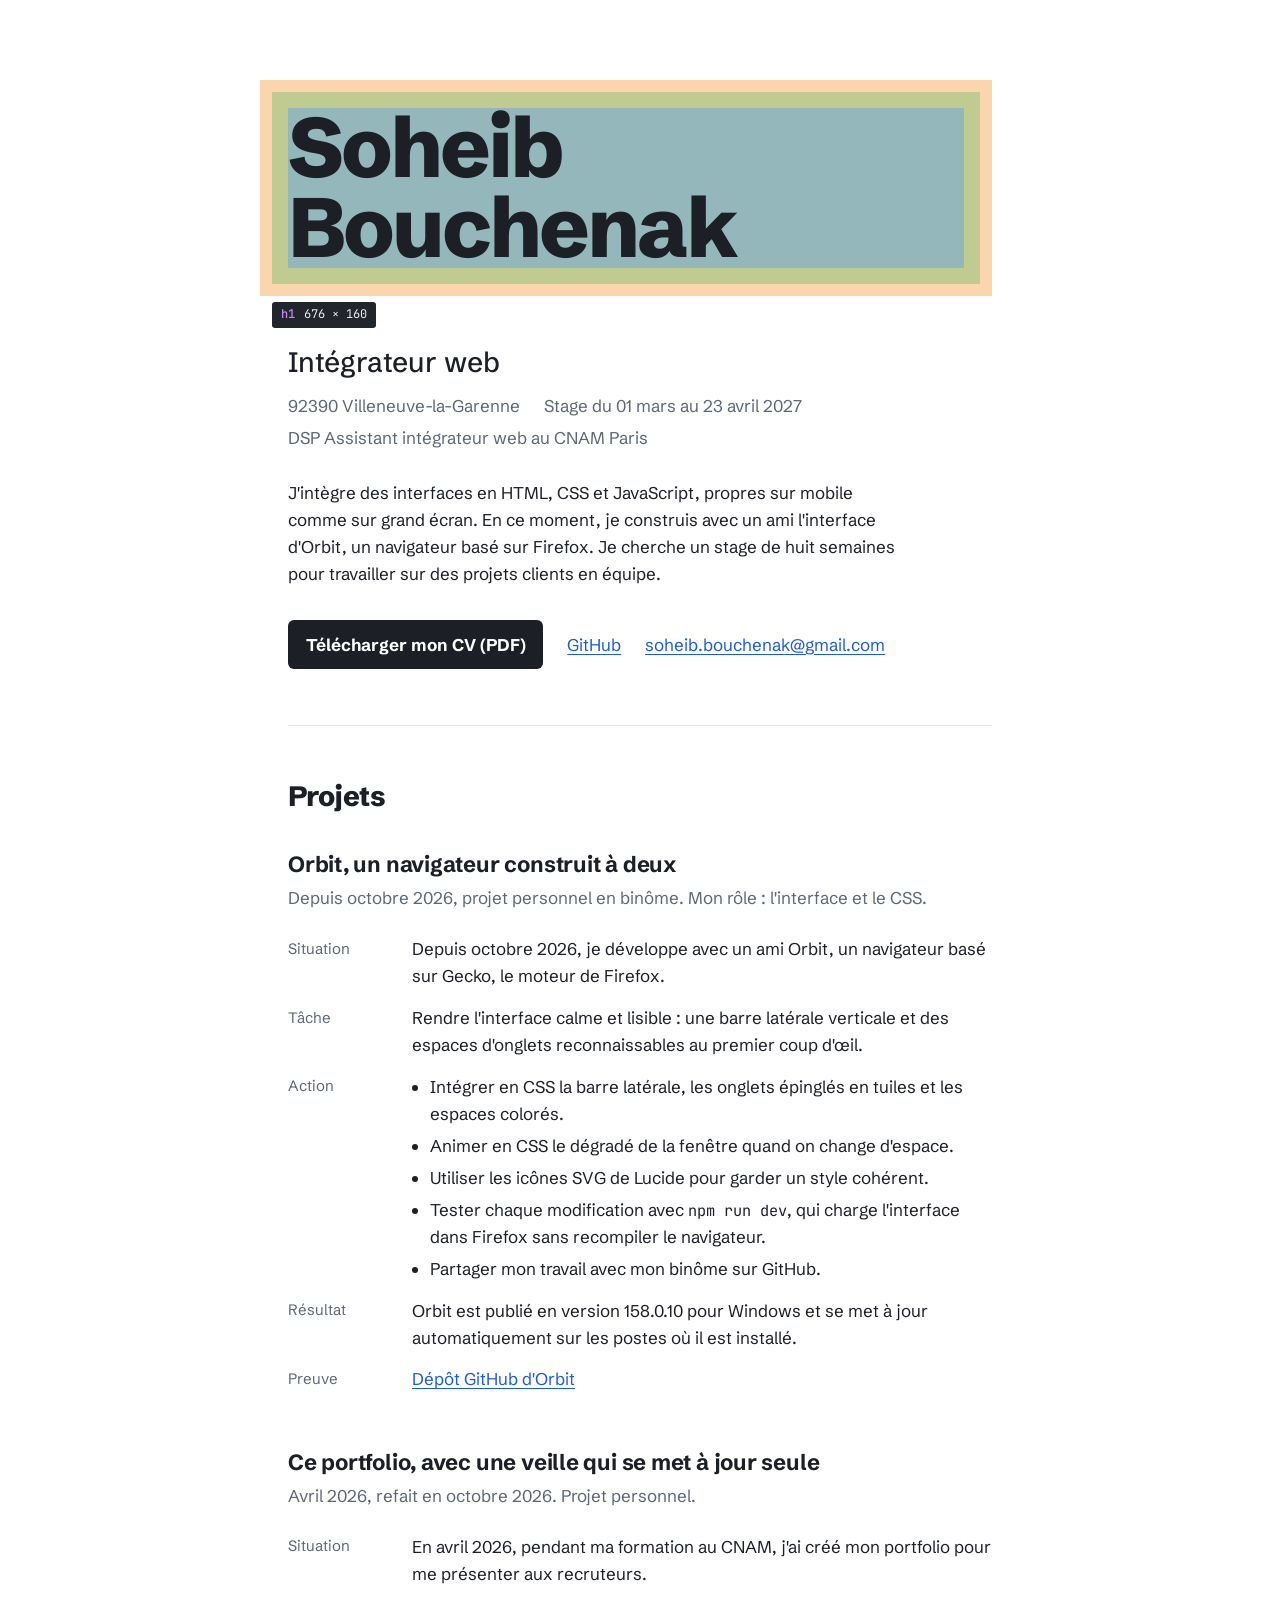
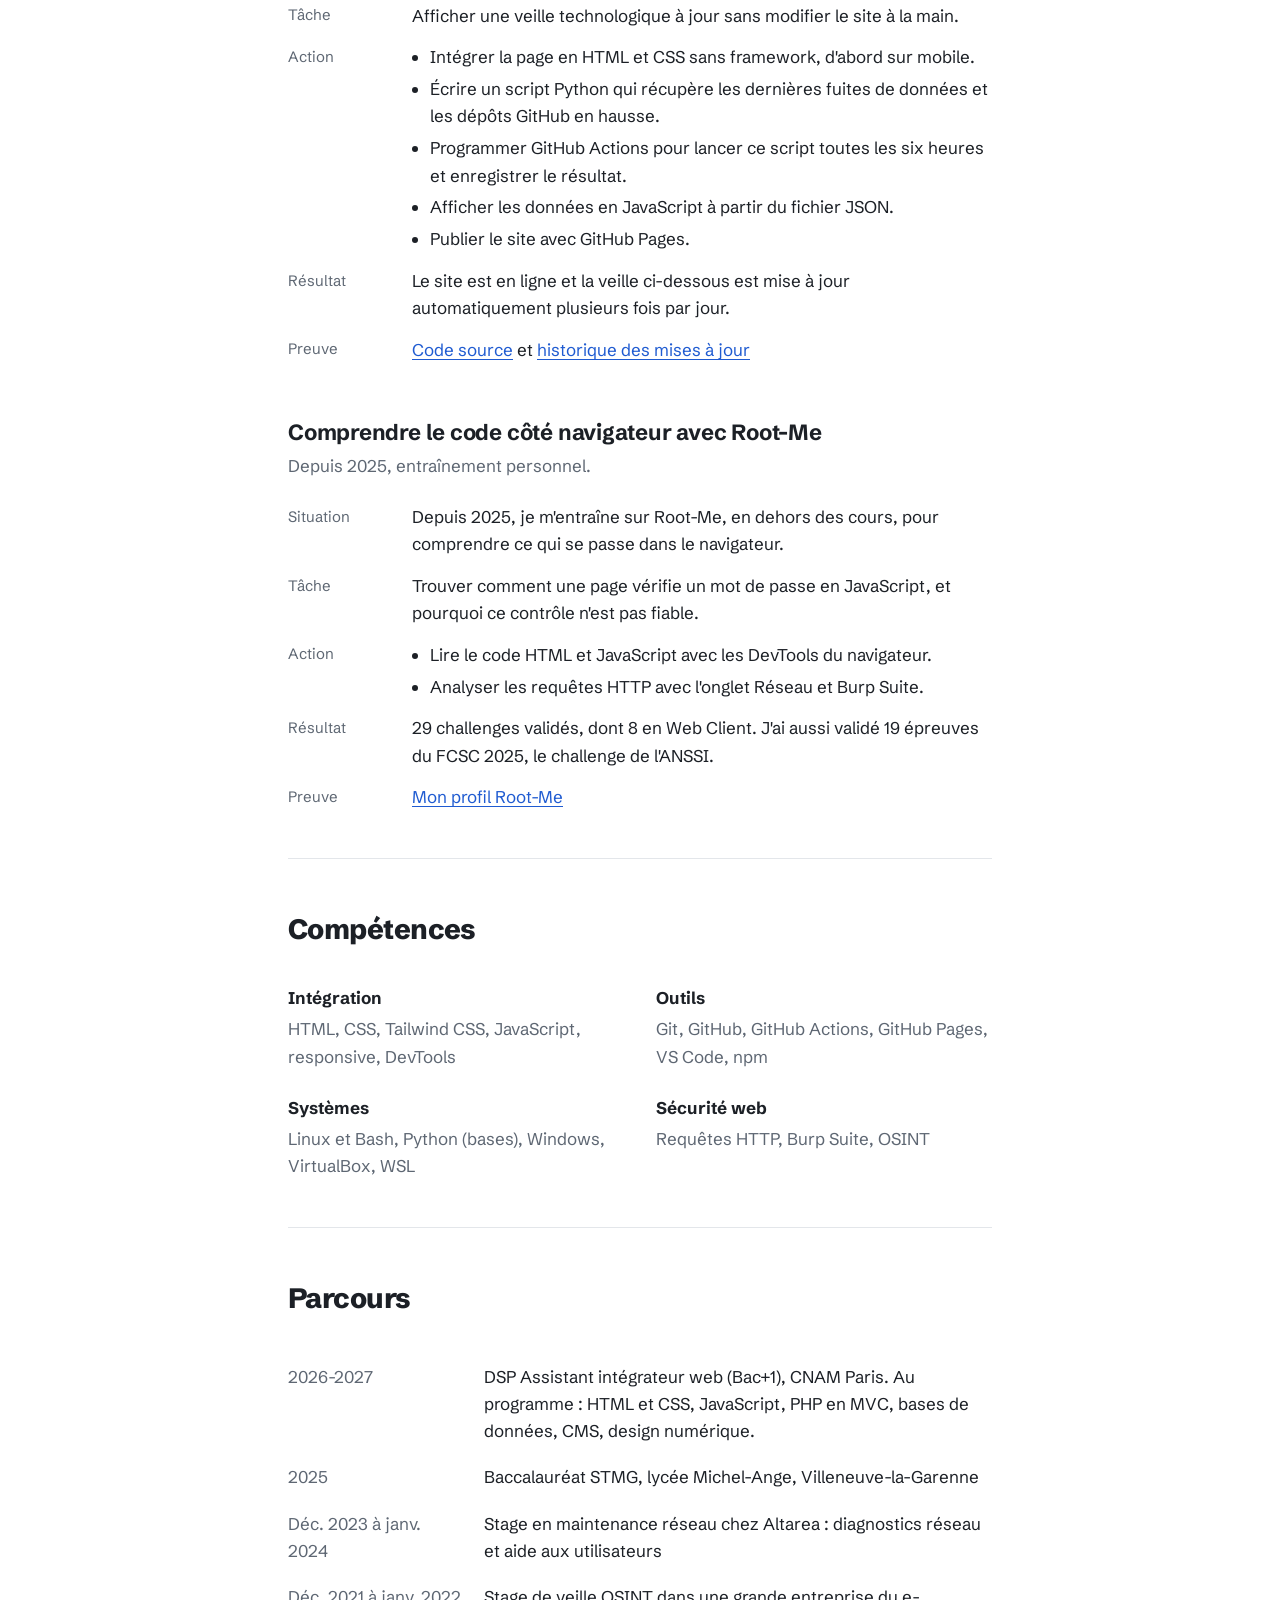
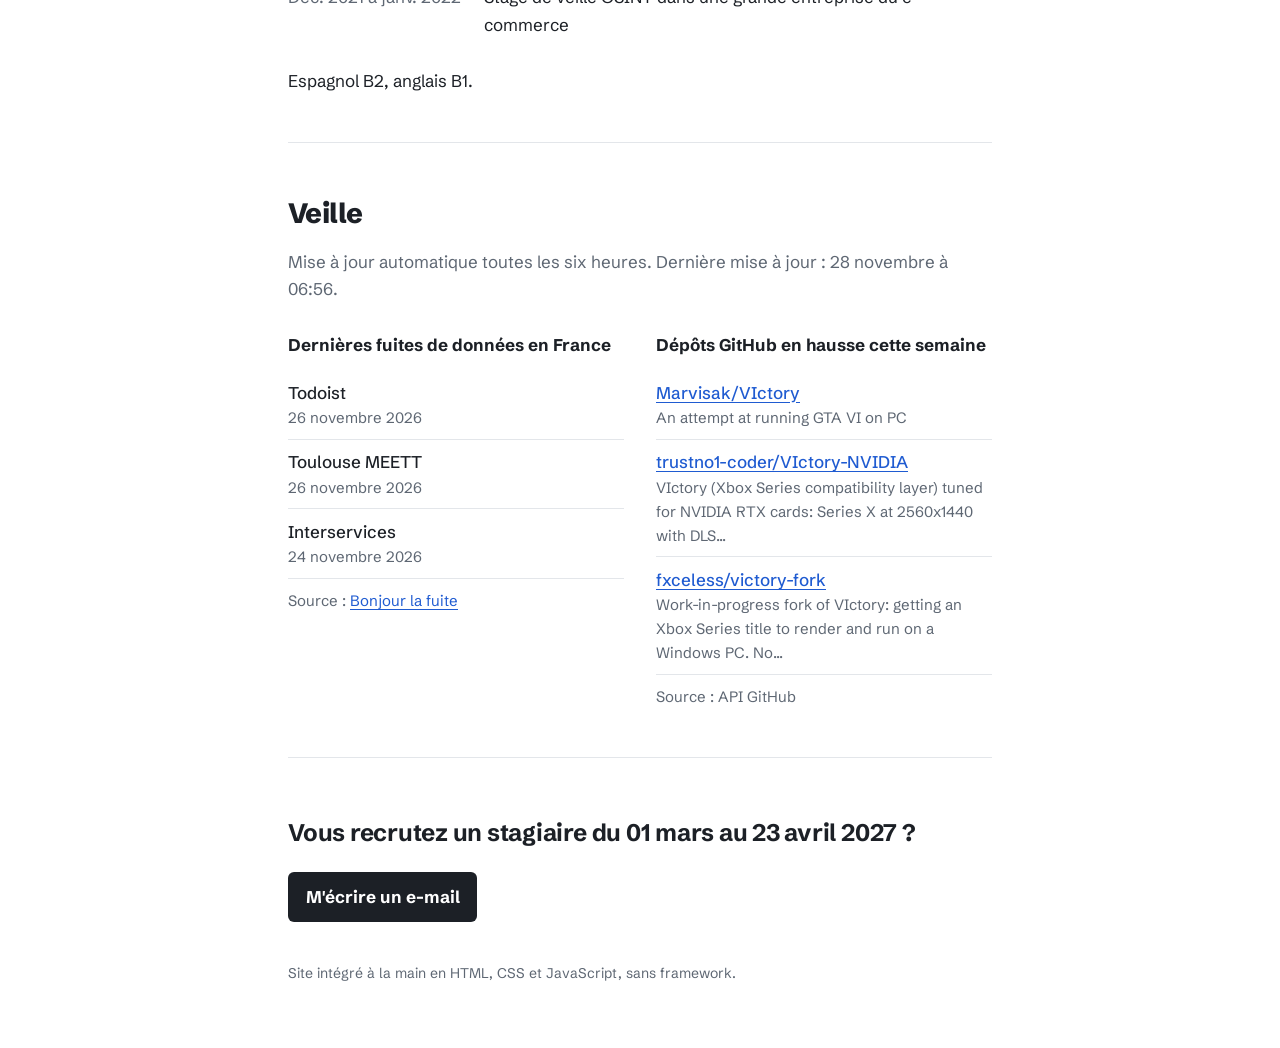
<file: index.html>
<!doctype html>
<html lang="fr">
<head>
  <meta charset="utf-8">
  <meta name="viewport" content="width=device-width, initial-scale=1">
  <title>Soheib Bouchenak, intégrateur web</title>
  <meta name="description" content="Portfolio de Soheib Bouchenak, en DSP Assistant intégrateur web au CNAM. Recherche un stage du 01 mars au 23 avril 2027.">
  <link rel="preconnect" href="https://fonts.googleapis.com">
  <link rel="preconnect" href="https://fonts.gstatic.com" crossorigin>
  <link href="https://fonts.googleapis.com/css2?family=JetBrains+Mono:wght@400;500&family=Schibsted+Grotesk:ital,wght@0,400;0,500;0,700;0,800;1,400&display=swap" rel="stylesheet">
  <link rel="stylesheet" href="style.css">
</head>
<body>
  <a class="skip" href="#projets">Aller aux projets</a>

  <header class="intro">
    <div class="inspect" id="inspect">
      <span class="layer margin">
        <span class="layer padding">
          <span class="layer content">
            <h1>Soheib Bouchenak</h1>
          </span>
        </span>
      </span>
      <span class="tooltip" aria-hidden="true"><b>h1</b><span id="dims"></span></span>
    </div>

    <p class="role">Intégrateur web</p>

    <ul class="facts">
      <li>92390 Villeneuve-la-Garenne</li>
      <li>Stage du 01 mars au 23 avril 2027</li>
      <li>DSP Assistant intégrateur web au CNAM Paris</li>
    </ul>

    <p class="pitch">
      J'intègre des interfaces en HTML, CSS et JavaScript, propres sur mobile comme sur grand écran.
      En ce moment, je construis avec un ami l'interface d'Orbit, un navigateur basé sur Firefox.
      Je cherche un stage de huit semaines pour travailler sur des projets clients en équipe.
    </p>

    <nav class="links" aria-label="Liens">
      <a class="primary" href="BOUCHENAK_Soheib_CV.pdf" download>Télécharger mon CV (PDF)</a>
      <a href="https://github.com/soowebdev">GitHub</a>
      <a href="mailto:soheib.bouchenak@gmail.com">soheib.bouchenak@gmail.com</a>
    </nav>
  </header>

  <main>
    <section id="projets" aria-labelledby="projets-titre">
      <h2 id="projets-titre">Projets</h2>

      <article class="project">
        <header>
          <h3>Orbit, un navigateur construit à deux</h3>
          <p class="meta">Depuis octobre 2026, projet personnel en binôme. Mon rôle : l'interface et le CSS.</p>
        </header>
        <dl class="star">
          <dt>Situation</dt>
          <dd>Depuis octobre 2026, je développe avec un ami Orbit, un navigateur basé sur Gecko, le moteur de Firefox.</dd>
          <dt>Tâche</dt>
          <dd>Rendre l'interface calme et lisible : une barre latérale verticale et des espaces d'onglets reconnaissables au premier coup d'œil.</dd>
          <dt>Action</dt>
          <dd>
            <ul>
              <li>Intégrer en CSS la barre latérale, les onglets épinglés en tuiles et les espaces colorés.</li>
              <li>Animer en CSS le dégradé de la fenêtre quand on change d'espace.</li>
              <li>Utiliser les icônes SVG de Lucide pour garder un style cohérent.</li>
              <li>Tester chaque modification avec <code>npm run dev</code>, qui charge l'interface dans Firefox sans recompiler le navigateur.</li>
              <li>Partager mon travail avec mon binôme sur GitHub.</li>
            </ul>
          </dd>
          <dt>Résultat</dt>
          <dd>Orbit est publié en version 158.0.10 pour Windows et se met à jour automatiquement sur les postes où il est installé.</dd>
          <dt>Preuve</dt>
          <dd><a href="https://github.com/realshavkat/orbit">Dépôt GitHub d'Orbit</a></dd>
        </dl>
      </article>

      <article class="project">
        <header>
          <h3>Ce portfolio, avec une veille qui se met à jour seule</h3>
          <p class="meta">Avril 2026, refait en octobre 2026. Projet personnel.</p>
        </header>
        <dl class="star">
          <dt>Situation</dt>
          <dd>En avril 2026, pendant ma formation au CNAM, j'ai créé mon portfolio pour me présenter aux recruteurs.</dd>
          <dt>Tâche</dt>
          <dd>Afficher une veille technologique à jour sans modifier le site à la main.</dd>
          <dt>Action</dt>
          <dd>
            <ul>
              <li>Intégrer la page en HTML et CSS sans framework, d'abord sur mobile.</li>
              <li>Écrire un script Python qui récupère les dernières fuites de données et les dépôts GitHub en hausse.</li>
              <li>Programmer GitHub Actions pour lancer ce script toutes les six heures et enregistrer le résultat.</li>
              <li>Afficher les données en JavaScript à partir du fichier JSON.</li>
              <li>Publier le site avec GitHub Pages.</li>
            </ul>
          </dd>
          <dt>Résultat</dt>
          <dd>Le site est en ligne et la veille ci-dessous est mise à jour automatiquement plusieurs fois par jour.</dd>
          <dt>Preuve</dt>
          <dd><a href="https://github.com/soowebdev/soowebdev.github.io">Code source</a> et <a href="https://github.com/soowebdev/soowebdev.github.io/actions">historique des mises à jour</a></dd>
        </dl>
      </article>

      <article class="project">
        <header>
          <h3>Comprendre le code côté navigateur avec Root-Me</h3>
          <p class="meta">Depuis 2025, entraînement personnel.</p>
        </header>
        <dl class="star">
          <dt>Situation</dt>
          <dd>Depuis 2025, je m'entraîne sur Root-Me, en dehors des cours, pour comprendre ce qui se passe dans le navigateur.</dd>
          <dt>Tâche</dt>
          <dd>Trouver comment une page vérifie un mot de passe en JavaScript, et pourquoi ce contrôle n'est pas fiable.</dd>
          <dt>Action</dt>
          <dd>
            <ul>
              <li>Lire le code HTML et JavaScript avec les DevTools du navigateur.</li>
              <li>Analyser les requêtes HTTP avec l'onglet Réseau et Burp Suite.</li>
            </ul>
          </dd>
          <dt>Résultat</dt>
          <dd>29 challenges validés, dont 8 en Web Client. J'ai aussi validé 19 épreuves du FCSC 2025, le challenge de l'ANSSI.</dd>
          <dt>Preuve</dt>
          <dd><a href="https://www.root-me.org/ctrlstack?lang=fr">Mon profil Root-Me</a></dd>
        </dl>
      </article>
    </section>

    <section aria-labelledby="competences-titre">
      <h2 id="competences-titre">Compétences</h2>
      <div class="skills">
        <div>
          <h3>Intégration</h3>
          <p>HTML, CSS, Tailwind CSS, JavaScript, responsive, DevTools</p>
        </div>
        <div>
          <h3>Outils</h3>
          <p>Git, GitHub, GitHub Actions, GitHub Pages, VS Code, npm</p>
        </div>
        <div>
          <h3>Systèmes</h3>
          <p>Linux et Bash, Python (bases), Windows, VirtualBox, WSL</p>
        </div>
        <div>
          <h3>Sécurité web</h3>
          <p>Requêtes HTTP, Burp Suite, OSINT</p>
        </div>
      </div>
    </section>

    <section aria-labelledby="parcours-titre">
      <h2 id="parcours-titre">Parcours</h2>
      <ol class="timeline" reversed>
        <li>
          <span class="when">2026-2027</span>
          <span class="what">DSP Assistant intégrateur web (Bac+1), CNAM Paris. Au programme : HTML et CSS, JavaScript, PHP en MVC, bases de données, CMS, design numérique.</span>
        </li>
        <li>
          <span class="when">2025</span>
          <span class="what">Baccalauréat STMG, lycée Michel-Ange, Villeneuve-la-Garenne</span>
        </li>
        <li>
          <span class="when">Déc. 2023 à janv. 2024</span>
          <span class="what">Stage en maintenance réseau chez Altarea : diagnostics réseau et aide aux utilisateurs</span>
        </li>
        <li>
          <span class="when">Déc. 2021 à janv. 2022</span>
          <span class="what">Stage de veille OSINT dans une grande entreprise du e-commerce</span>
        </li>
      </ol>
      <p class="langs">Espagnol B2, anglais B1.</p>
    </section>

    <section aria-labelledby="veille-titre">
      <h2 id="veille-titre">Veille</h2>
      <p class="note" id="veille-maj">Mise à jour automatique toutes les six heures.</p>
      <div class="veille">
        <div>
          <h3>Dernières fuites de données en France</h3>
          <ul id="leaks" class="feed"><li class="empty">Chargement…</li></ul>
          <p class="source">Source : <a href="https://bonjourlafuite.eu.org/">Bonjour la fuite</a></p>
        </div>
        <div>
          <h3>Dépôts GitHub en hausse cette semaine</h3>
          <ul id="repos" class="feed"><li class="empty">Chargement…</li></ul>
          <p class="source">Source : API GitHub</p>
        </div>
      </div>
    </section>
  </main>

  <footer class="outro">
    <p>Vous recrutez un stagiaire du 01 mars au 23 avril 2027 ?</p>
    <a class="primary" href="mailto:soheib.bouchenak@gmail.com">M'écrire un e-mail</a>
    <p class="small">Site intégré à la main en HTML, CSS et JavaScript, sans framework.</p>
  </footer>

  <script src="app.js"></script>
</body>
</html>
</file>
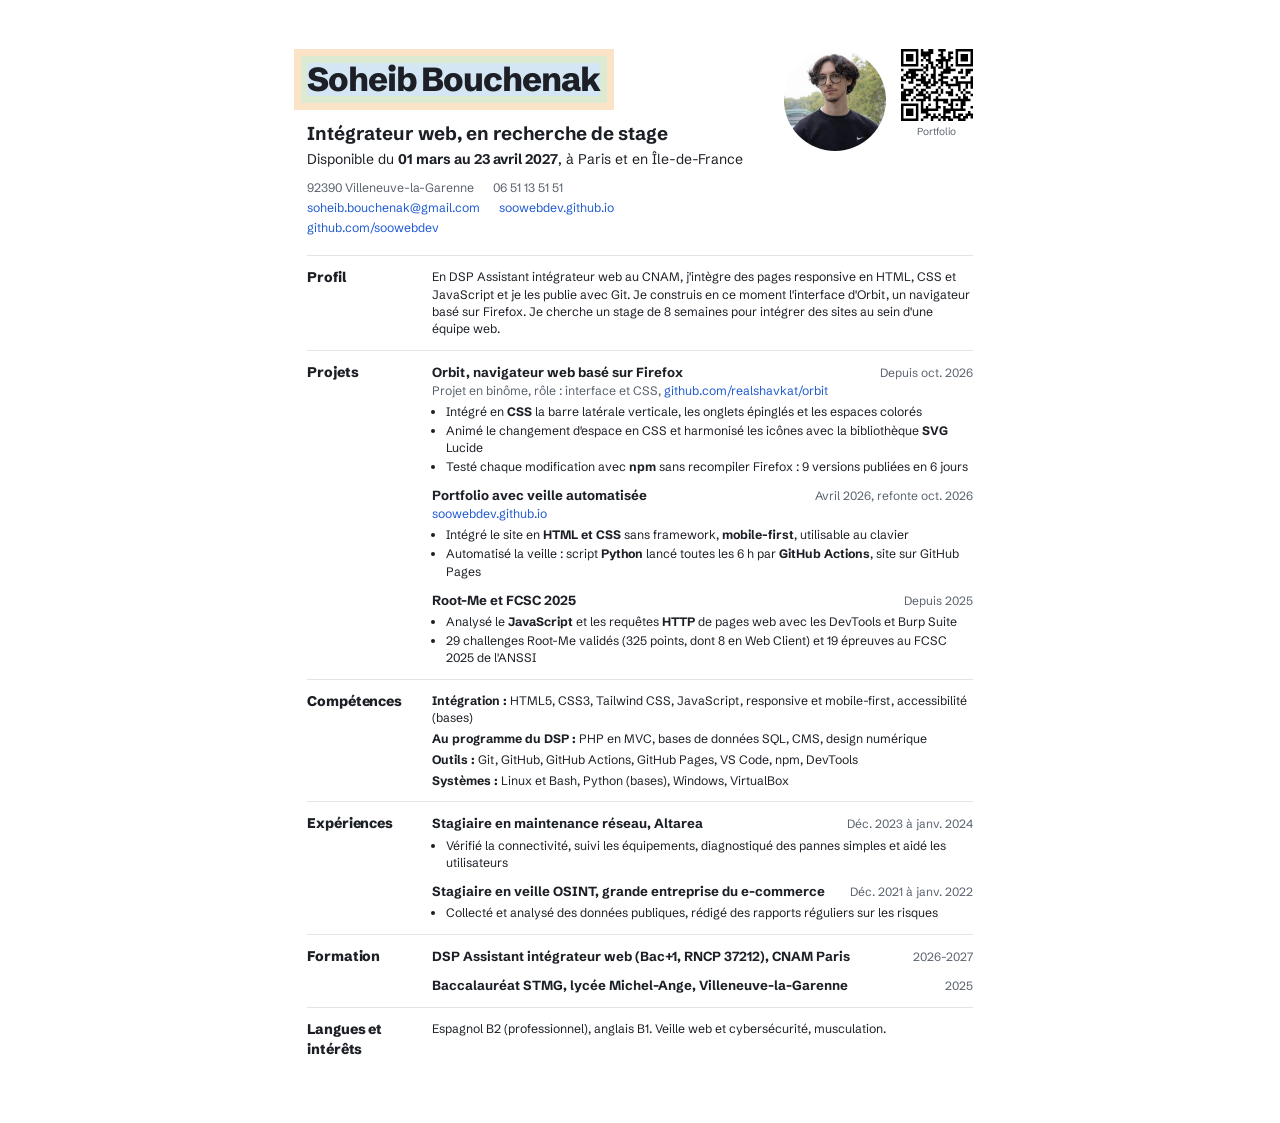
<file: cv/cv.html>
<!doctype html>
<html lang="fr">
<head>
  <meta charset="utf-8">
  <meta name="viewport" content="width=device-width, initial-scale=1">
  <title>BOUCHENAK Soheib, CV intégrateur web</title>
  <meta name="author" content="Soheib Bouchenak">
  <meta name="keywords" content="intégrateur web, stage, HTML, CSS, JavaScript, responsive, mobile-first, Git, GitHub, Tailwind CSS, accessibilité">
  <link href="https://fonts.googleapis.com/css2?family=Schibsted+Grotesk:wght@400;500;700;800&display=swap" rel="stylesheet">
  <style>
    @page { size: A4; margin: 0; }
    :root { --ink: #1c2026; --muted: #5a636e; --rule: #e1e5ea; --link: #1f5bd1;
      --margin: #fbe3c8; --padding: #dcead1; --content: #d4e5f4; }
    * { box-sizing: border-box; }
    body { margin: 0; color: var(--ink); background: #fff;
      font: 400 9.2pt/1.42 "Schibsted Grotesk", system-ui, sans-serif; }
    .page { width: 210mm; min-height: 297mm; padding: 13mm 17mm 11mm; margin: 0 auto; }
    a { color: var(--link); text-decoration: none; }
    p { margin: 0; }
    strong { font-weight: 700; }

    header { display: flex; justify-content: space-between; align-items: flex-start; gap: 8mm;
      padding-bottom: 5mm; border-bottom: 1px solid var(--rule); }
    .name { display: inline-block; background: var(--margin); padding: 1.8mm; margin-left: -3.6mm; }
    .name span { display: block; background: var(--padding); padding: 1.8mm; }
    h1 { margin: 0; background: var(--content); font-size: 25pt; font-weight: 800; line-height: 1;
      letter-spacing: -0.03em; }
    .role { margin-top: 3mm; font-size: 14pt; font-weight: 700; }
    .dispo { margin-top: 0.6mm; font-size: 10.5pt; }
    .contact { margin-top: 2.6mm; display: flex; flex-wrap: wrap; gap: 0.6mm 5mm; color: var(--muted); }
    .aside { display: flex; gap: 4mm; align-items: flex-start; flex: none; }
    .photo { width: 27mm; height: 27mm; object-fit: cover; border-radius: 50%; }

    section { display: flex; gap: 6mm; padding: 3.2mm 0; border-bottom: 1px solid var(--rule); }
    section:last-child { border-bottom: 0; }
    h2 { flex: 0 0 27mm; margin: 0; font-size: 10.5pt; font-weight: 800; letter-spacing: -0.01em; }
    .body { flex: 1; min-width: 0; }
    h3 { margin: 0; font-size: 9.9pt; font-weight: 700; }
    .line { display: flex; justify-content: space-between; align-items: baseline; gap: 4mm; }
    .when { color: var(--muted); white-space: nowrap; font-size: 9pt; }
    .sub { color: var(--muted); }
    .entry + .entry { margin-top: 2.8mm; }
    ul { margin: 0.9mm 0 0; padding-left: 3.6mm; }
    li + li { margin-top: 0.5mm; }
    .skills p + p { margin-top: 0.9mm; }
    .k { font-weight: 700; }
    .qr { flex: none; display: flex; flex-direction: column; align-items: center; gap: 1mm;
      color: var(--muted); font-size: 7.6pt; }
    .qr img { width: 19mm; height: 19mm; display: block; }
  </style>
</head>
<body>
  <div class="page">
    <header>
      <div>
        <div class="name"><span><h1>Soheib Bouchenak</h1></span></div>
        <p class="role">Intégrateur web, en recherche de stage</p>
        <p class="dispo">Disponible du <strong>01 mars au 23 avril 2027</strong>, à Paris et en Île-de-France</p>
        <p class="contact">
          <span>92390 Villeneuve-la-Garenne</span>
          <span>06 51 13 51 51</span>
          <a href="mailto:soheib.bouchenak@gmail.com">soheib.bouchenak@gmail.com</a>
          <a href="https://soowebdev.github.io/">soowebdev.github.io</a>
          <a href="https://github.com/soowebdev">github.com/soowebdev</a>
        </p>
      </div>
      <div class="aside">
        <img class="photo" src="photo.jpg" alt="Photo de Soheib Bouchenak">
        <a class="qr" href="https://soowebdev.github.io/">
          <img src="qr-portfolio.svg" alt="QR code vers soowebdev.github.io">
          <span>Portfolio</span>
        </a>
      </div>
    </header>

    <section>
      <h2>Profil</h2>
      <div class="body">
        <p>En DSP Assistant intégrateur web au CNAM, j'intègre des pages responsive en HTML, CSS et JavaScript
          et je les publie avec Git. Je construis en ce moment l'interface d'Orbit, un navigateur basé sur Firefox.
          Je cherche un stage de 8 semaines pour intégrer des sites au sein d'une équipe web.</p>
      </div>
    </section>

    <section>
      <h2>Projets</h2>
      <div class="body">
        <div class="entry">
          <div class="line"><h3>Orbit, navigateur web basé sur Firefox</h3><span class="when">Depuis oct. 2026</span></div>
          <p class="sub">Projet en binôme, rôle : interface et CSS, <a href="https://github.com/realshavkat/orbit">github.com/realshavkat/orbit</a></p>
          <ul>
            <li>Intégré en <span class="k">CSS</span> la barre latérale verticale, les onglets épinglés et les espaces colorés</li>
            <li>Animé le changement d'espace en CSS et harmonisé les icônes avec la bibliothèque <span class="k">SVG</span> Lucide</li>
            <li>Testé chaque modification avec <span class="k">npm</span> sans recompiler Firefox : 9 versions publiées en 6 jours</li>
          </ul>
        </div>
        <div class="entry">
          <div class="line"><h3>Portfolio avec veille automatisée</h3><span class="when">Avril 2026, refonte oct. 2026</span></div>
          <p class="sub"><a href="https://soowebdev.github.io/">soowebdev.github.io</a></p>
          <ul>
            <li>Intégré le site en <span class="k">HTML et CSS</span> sans framework, <span class="k">mobile-first</span>, utilisable au clavier</li>
            <li>Automatisé la veille : script <span class="k">Python</span> lancé toutes les 6 h par <span class="k">GitHub Actions</span>, site sur GitHub Pages</li>
          </ul>
        </div>
        <div class="entry">
          <div class="line"><h3>Root-Me et FCSC 2025</h3><span class="when">Depuis 2025</span></div>
          <ul>
            <li>Analysé le <span class="k">JavaScript</span> et les requêtes <span class="k">HTTP</span> de pages web avec les DevTools et Burp Suite</li>
            <li>29 challenges Root-Me validés (325 points, dont 8 en Web Client) et 19 épreuves au FCSC 2025 de l'ANSSI</li>
          </ul>
        </div>
      </div>
    </section>

    <section>
      <h2>Compétences</h2>
      <div class="body skills">
        <p><span class="k">Intégration :</span> HTML5, CSS3, Tailwind CSS, JavaScript, responsive et mobile-first, accessibilité (bases)</p>
        <p><span class="k">Au programme du DSP :</span> PHP en MVC, bases de données SQL, CMS, design numérique</p>
        <p><span class="k">Outils :</span> Git, GitHub, GitHub Actions, GitHub Pages, VS Code, npm, DevTools</p>
        <p><span class="k">Systèmes :</span> Linux et Bash, Python (bases), Windows, VirtualBox</p>
      </div>
    </section>

    <section>
      <h2>Expériences</h2>
      <div class="body">
        <div class="entry">
          <div class="line"><h3>Stagiaire en maintenance réseau, Altarea</h3><span class="when">Déc. 2023 à janv. 2024</span></div>
          <ul><li>Vérifié la connectivité, suivi les équipements, diagnostiqué des pannes simples et aidé les utilisateurs</li></ul>
        </div>
        <div class="entry">
          <div class="line"><h3>Stagiaire en veille OSINT, grande entreprise du e-commerce</h3><span class="when">Déc. 2021 à janv. 2022</span></div>
          <ul><li>Collecté et analysé des données publiques, rédigé des rapports réguliers sur les risques</li></ul>
        </div>
      </div>
    </section>

    <section>
      <h2>Formation</h2>
      <div class="body">
        <div class="entry">
          <div class="line"><h3>DSP Assistant intégrateur web (Bac+1, RNCP 37212), CNAM Paris</h3><span class="when">2026-2027</span></div>
        </div>
        <div class="entry">
          <div class="line"><h3>Baccalauréat STMG, lycée Michel-Ange, Villeneuve-la-Garenne</h3><span class="when">2025</span></div>
        </div>
      </div>
    </section>

    <section>
      <h2>Langues et intérêts</h2>
      <div class="body"><p>Espagnol B2 (professionnel), anglais B1. Veille web et cybersécurité, musculation.</p></div>
    </section>
  </div>
</body>
</html>
</file>
<file: style.css>
:root {
  --paper: #ffffff;
  --ink: #1c2026;
  --muted: #5e6773;
  --rule: #e3e6ea;
  --link: #1f5bd1;
  /* Couleurs du modèle de boîte des DevTools de Chrome */
  --margin: rgba(246, 178, 107, 0.55);
  --padding: rgba(147, 196, 125, 0.55);
  --content: rgba(111, 168, 220, 0.55);
  --tip-bg: #22262c;
  --tip-ink: #e8eaed;

  --sans: "Schibsted Grotesk", system-ui, sans-serif;
  --mono: "JetBrains Mono", ui-monospace, monospace;
  --col: 44rem;
}

@media (prefers-color-scheme: dark) {
  :root {
    --paper: #15171a;
    --ink: #e8eaed;
    --muted: #9aa3ae;
    --rule: #2a2e34;
    --link: #8ab4f8;
    --margin: rgba(246, 178, 107, 0.35);
    --padding: rgba(147, 196, 125, 0.35);
    --content: rgba(111, 168, 220, 0.35);
    --tip-bg: #e8eaed;
    --tip-ink: #15171a;
  }
}

*, *::before, *::after { box-sizing: border-box; }

html { -webkit-text-size-adjust: 100%; }

body {
  margin: 0;
  background: var(--paper);
  color: var(--ink);
  font: 400 1.0625rem/1.6 var(--sans);
  padding: 0 1rem;
}

a { color: var(--link); text-underline-offset: 0.18em; }
a:hover { text-decoration-thickness: 2px; }
:focus-visible { outline: 2px solid var(--link); outline-offset: 3px; border-radius: 2px; }

code { font: 0.9em var(--mono); }

.skip {
  position: absolute;
  left: -999px;
}
.skip:focus { left: 1rem; top: 1rem; background: var(--paper); padding: 0.5rem; }

.intro, main, .outro {
  max-width: var(--col);
  margin: 0 auto;
}

/* En-tête : le nom inspecté comme dans les DevTools */

.intro { padding: 5rem 0 3.5rem; }

.inspect {
  position: relative;
  display: inline-block;
  margin-left: -28px;
  max-width: calc(100% + 28px);
}

.layer { display: block; transition: background-color 0.6s ease; }
.margin { padding: 12px; }
.padding { padding: 16px; }

.inspect.on .margin { background: var(--margin); }
.inspect.on .padding { background: var(--padding); }
.inspect.on .content { background: var(--content); }

h1 {
  margin: 0;
  font-size: clamp(2.6rem, 9vw, 5.25rem);
  font-weight: 800;
  line-height: 0.95;
  letter-spacing: -0.035em;
}

.tooltip {
  position: absolute;
  left: 12px;
  top: calc(100% + 6px);
  display: flex;
  gap: 0.75em;
  padding: 0.3rem 0.55rem;
  background: var(--tip-bg);
  color: var(--tip-ink);
  font: 0.75rem/1.4 var(--mono);
  border-radius: 3px;
  white-space: nowrap;
  opacity: 0;
  transform: translateY(-4px);
  transition: opacity 0.4s ease, transform 0.4s ease;
  pointer-events: none;
}
.tooltip b { font-weight: 500; color: #c58af9; }
.inspect.on .tooltip { opacity: 1; transform: none; }

.role {
  margin: 2.75rem 0 0;
  font-size: clamp(1.4rem, 3.5vw, 1.75rem);
  font-weight: 500;
}

.facts {
  list-style: none;
  margin: 0.5rem 0 0;
  padding: 0;
  display: flex;
  flex-wrap: wrap;
  gap: 0.25rem 1.5rem;
  color: var(--muted);
}

.pitch { margin: 1.75rem 0 0; max-width: 38rem; }

.links {
  display: flex;
  flex-wrap: wrap;
  align-items: center;
  gap: 0.75rem 1.5rem;
  margin-top: 2rem;
}

.primary {
  display: inline-block;
  padding: 0.7rem 1.1rem;
  background: var(--ink);
  color: var(--paper);
  font-weight: 700;
  text-decoration: none;
  border-radius: 6px;
}
.primary:hover { background: var(--link); }

/* Sections */

section { padding: 3rem 0; border-top: 1px solid var(--rule); }

h2 {
  margin: 0 0 2rem;
  font-size: 1.75rem;
  font-weight: 800;
  letter-spacing: -0.02em;
}

h3 { margin: 0; font-size: 1.0625rem; font-weight: 700; }

/* Projets */

.project + .project { margin-top: 3.5rem; }

.project h3 { font-size: 1.375rem; line-height: 1.25; letter-spacing: -0.01em; }

.meta { margin: 0.35rem 0 0; color: var(--muted); }

.star {
  display: grid;
  grid-template-columns: 6.5rem 1fr;
  gap: 0.9rem 1.25rem;
  margin: 1.5rem 0 0;
}
.star dt { color: var(--muted); font-size: 0.9375rem; padding-top: 0.1rem; }
.star dd { margin: 0; }
.star ul { margin: 0; padding-left: 1.1rem; }
.star li + li { margin-top: 0.3rem; }

/* Compétences */

.skills {
  display: grid;
  grid-template-columns: repeat(2, 1fr);
  gap: 1.5rem 2rem;
}
.skills p { margin: 0.25rem 0 0; color: var(--muted); }

/* Parcours */

.timeline { list-style: none; margin: 0; padding: 0; }
.timeline li {
  display: grid;
  grid-template-columns: 11rem 1fr;
  gap: 1.25rem;
  padding: 0.6rem 0;
}
.when { color: var(--muted); }
.langs { margin: 1.25rem 0 0; }

/* Veille */

.note { margin: -1.25rem 0 1.75rem; color: var(--muted); }

.veille {
  display: grid;
  grid-template-columns: repeat(2, 1fr);
  gap: 2rem;
}

.feed { list-style: none; margin: 0.75rem 0 0; padding: 0; }
.feed li { padding: 0.55rem 0; border-bottom: 1px solid var(--rule); }
.feed .name { display: block; font-weight: 500; }
.feed .detail { display: block; color: var(--muted); font-size: 0.9375rem; }
.feed .empty { color: var(--muted); }
.source { margin: 0.6rem 0 0; color: var(--muted); font-size: 0.9375rem; }

/* Pied de page */

.outro {
  padding: 3.5rem 0 4rem;
  border-top: 1px solid var(--rule);
}
.outro p:first-child {
  margin: 0 0 1.25rem;
  font-size: 1.5rem;
  font-weight: 700;
  letter-spacing: -0.01em;
}
.small { margin: 2.5rem 0 0; color: var(--muted); font-size: 0.875rem; }

@media (max-width: 640px) {
  .intro { padding-top: 3.5rem; }
  .inspect { margin-left: -12px; max-width: calc(100% + 12px); }
  .margin { padding: 6px; }
  .padding { padding: 8px; }
  .tooltip { left: 6px; }
  .star, .timeline li { grid-template-columns: 1fr; gap: 0.15rem; }
  .star dd { margin-bottom: 0.8rem; }
  .skills, .veille { grid-template-columns: 1fr; }
}

@media (prefers-reduced-motion: reduce) {
  .layer, .tooltip { transition: none; }
}
</file>
